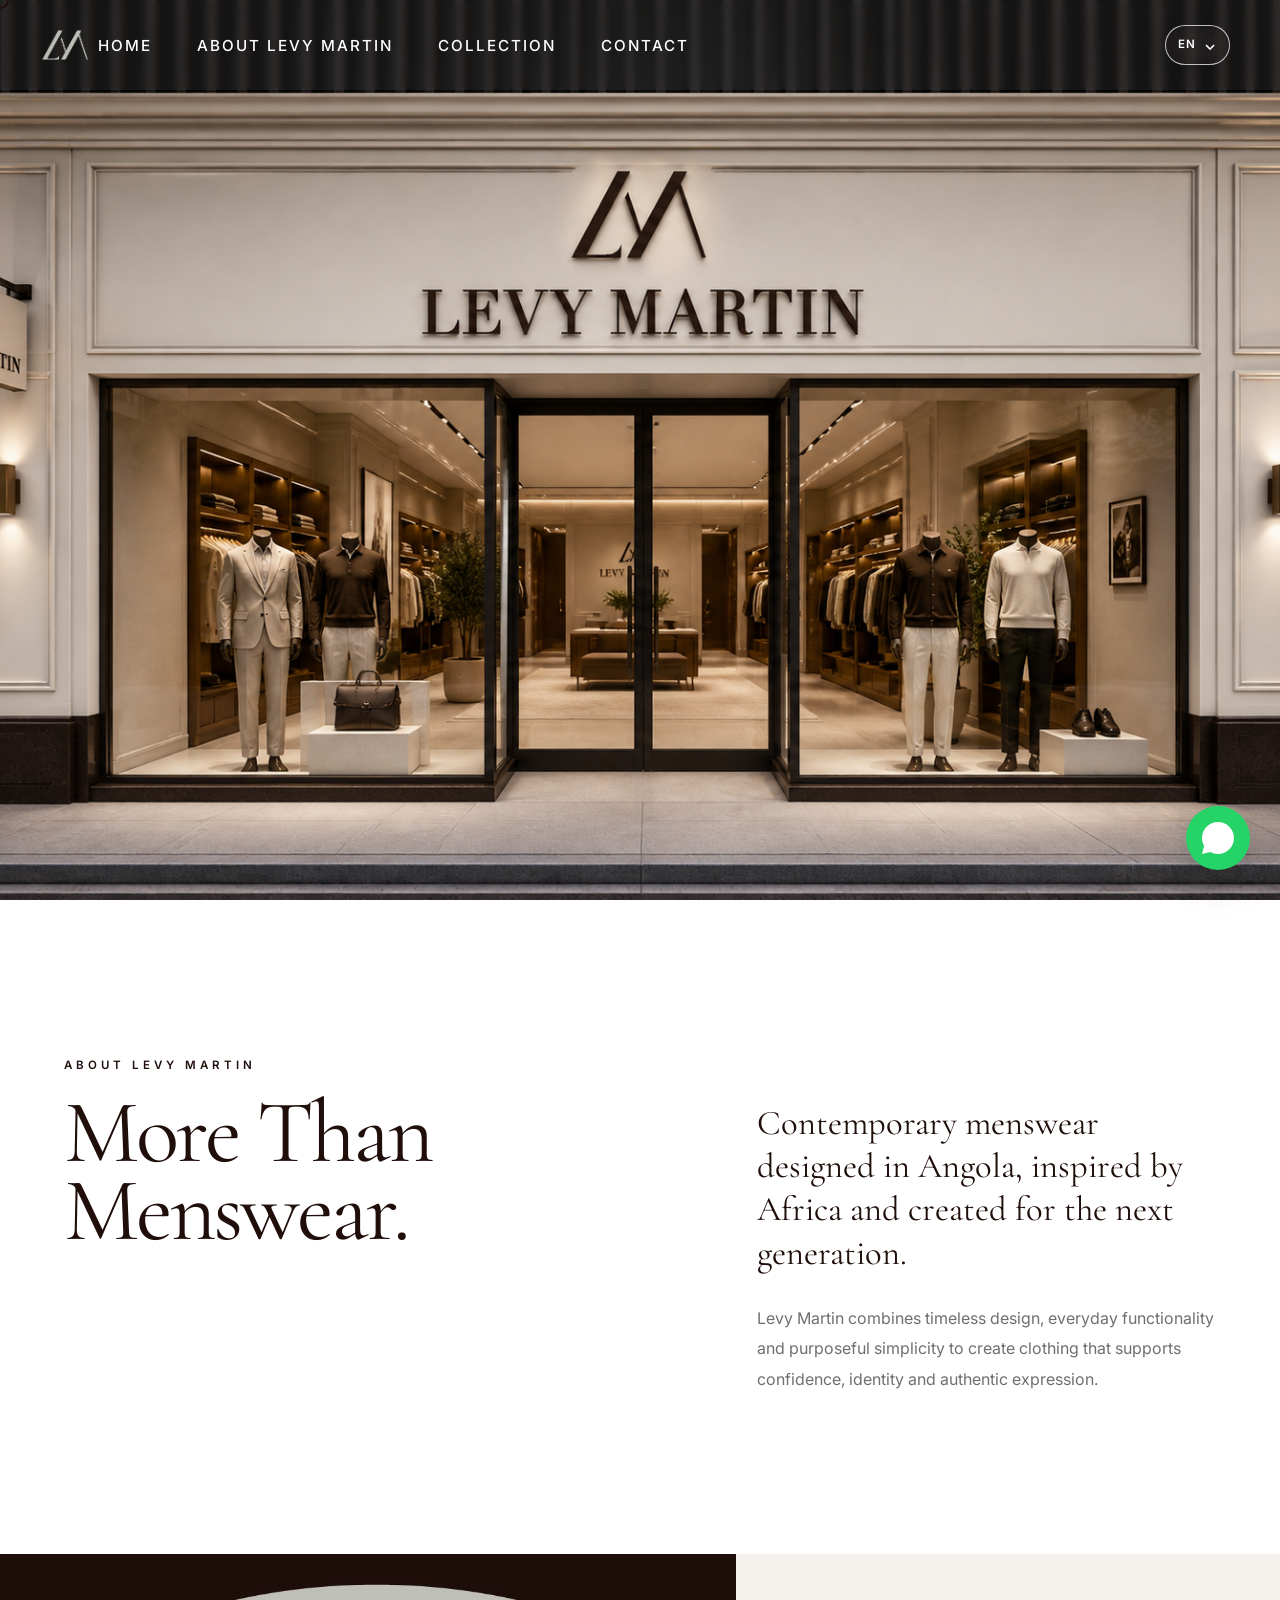
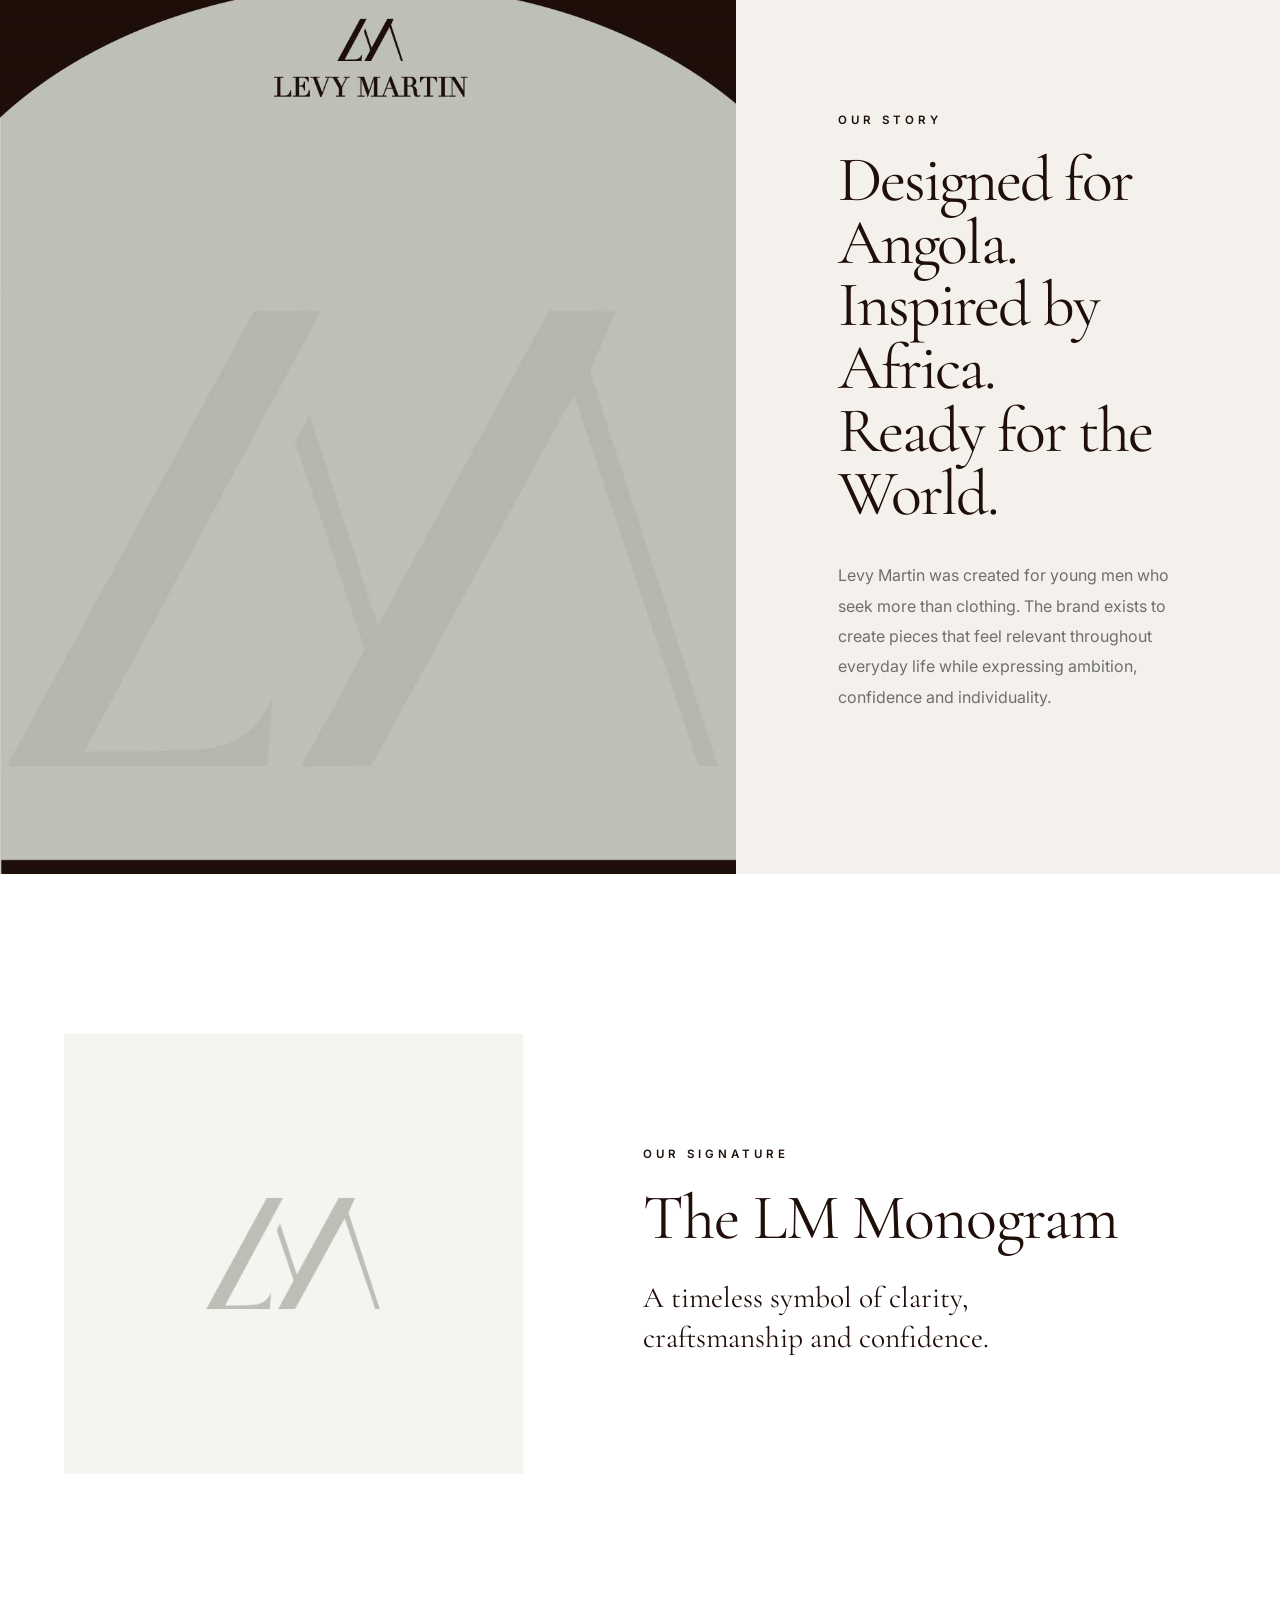
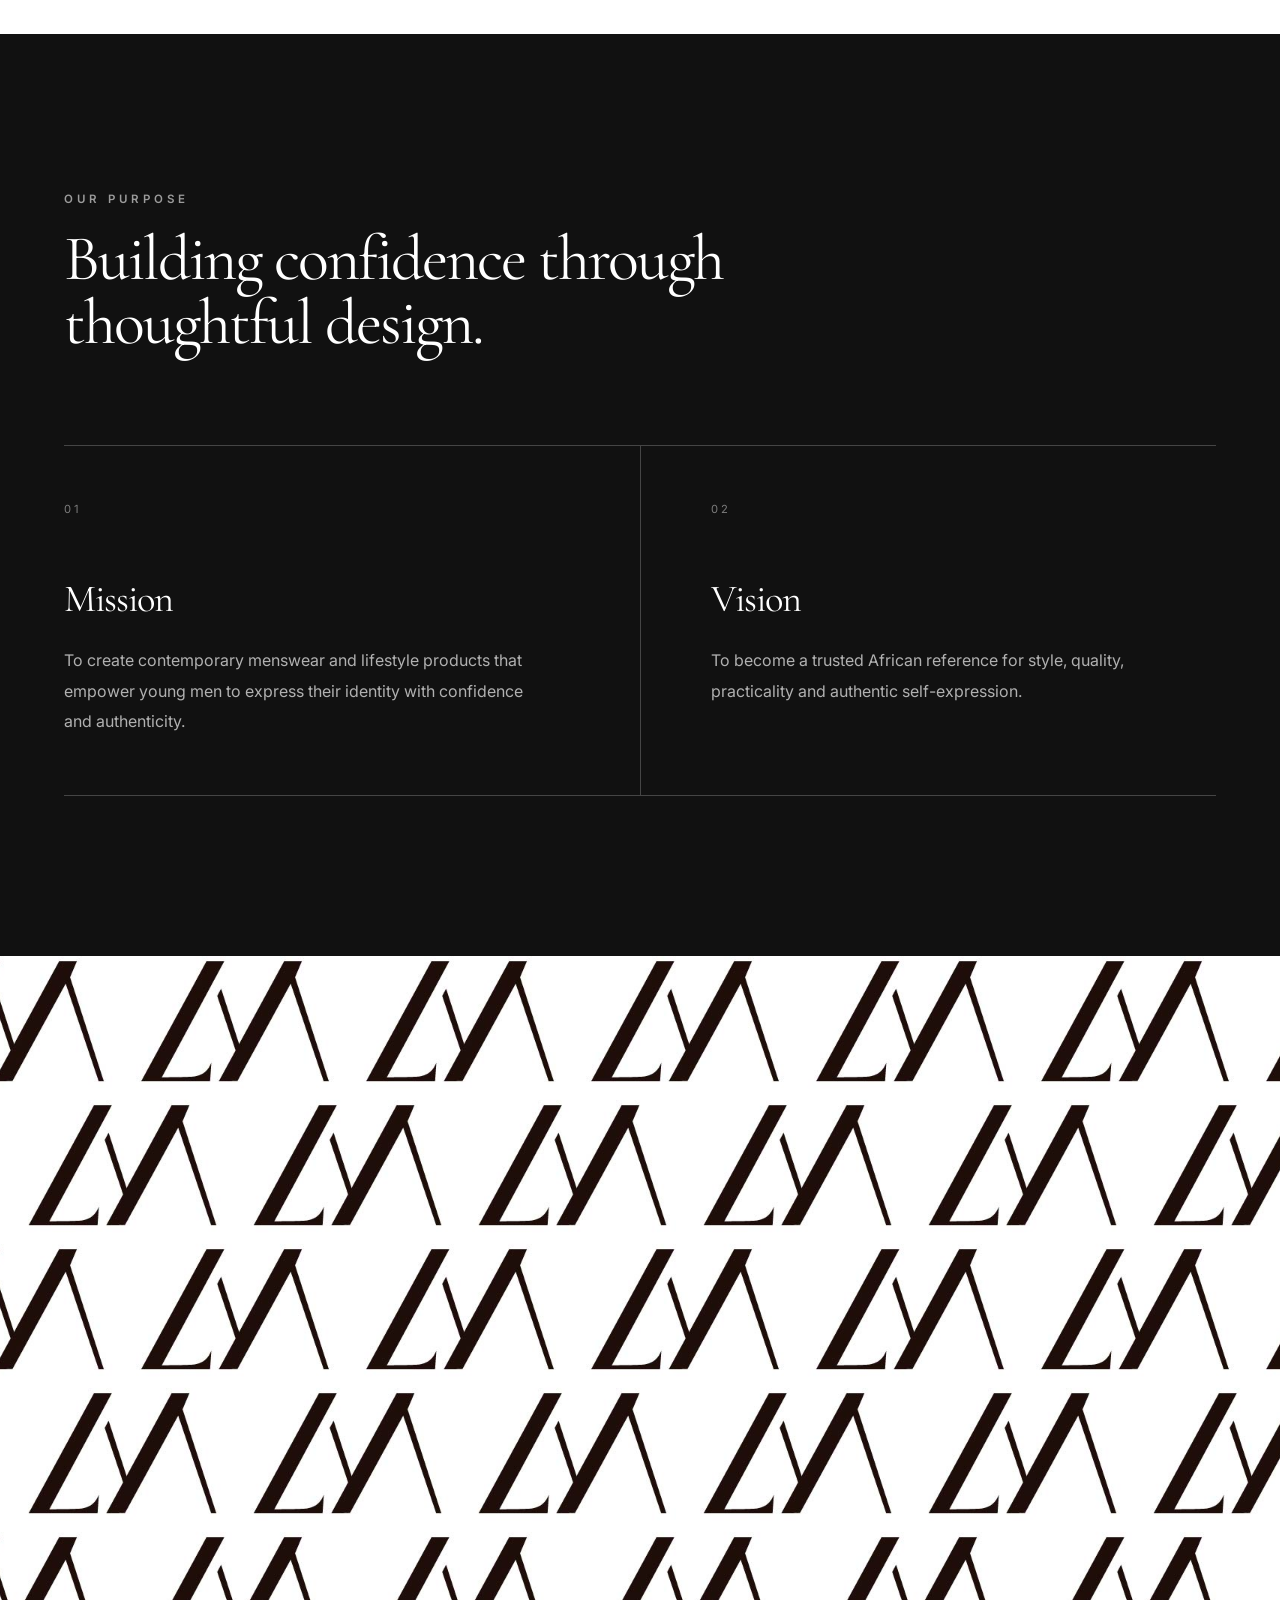
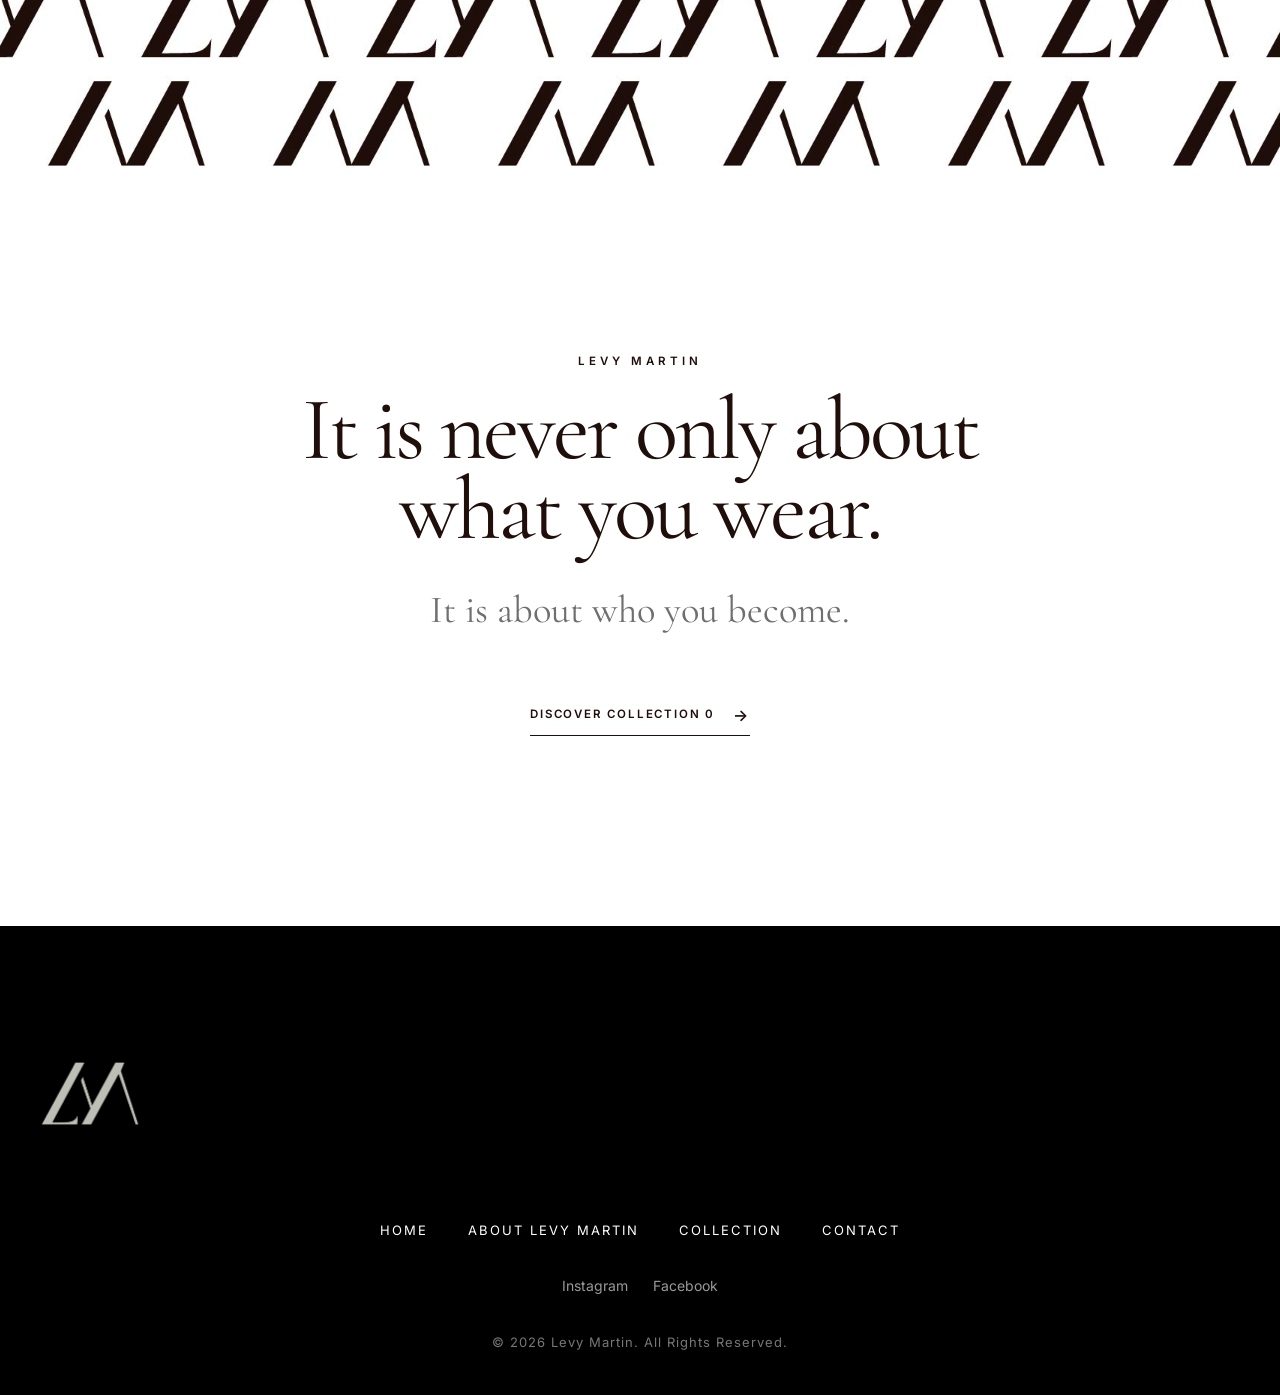
<file: about.html>
<!DOCTYPE html>

<html lang="en">
<head>
<meta charset="utf-8"/>
<meta content="width=device-width, initial-scale=1.0" name="viewport"/>
<title>About | LEVY MARTIN</title>
<meta content="Learn about Levy Martin, a contemporary menswear and lifestyle brand inspired by Africa and designed for the next generation." name="description"/>
<link href="assets/images/logo/favicon.png" rel="icon"/>
<!-- Google Fonts -->
<link href="https://fonts.googleapis.com" rel="preconnect"/>
<link crossorigin="" href="https://fonts.gstatic.com" rel="preconnect"/>
<link href="https://fonts.googleapis.com/css2?family=Cormorant+Garamond:wght@300;400;500;600;700&amp;family=Inter:wght@300;400;500;600;700&amp;display=swap" rel="stylesheet"/>
<!-- CSS -->
<link href="css/reset.css" rel="stylesheet"/>
<link href="css/variables.css" rel="stylesheet"/>
<link href="css/global.css" rel="stylesheet"/>
<link href="css/navigation.css" rel="stylesheet"/>
<link href="css/footer.css" rel="stylesheet"/>
<link href="css/about.css" rel="stylesheet"/>
<link href="css/animations.css" rel="stylesheet"/>
<link href="css/responsive.css" rel="stylesheet"/><link href="css/language-switcher.css" rel="stylesheet"/>
</head>
<body>
<!-- HEADER -->
<header>
<nav class="navbar">
<a class="logo" href="index.html">
<img alt="Levy Martin" src="assets/images/logo/logo-dark.png"/>
</a>
<ul class="nav-links">
<li><a href="index.html">Home</a></li>
<li><a href="about.html">About Levy Martin</a></li>
<li><a href="collections.html">Collection</a></li>
<li><a href="contact.html">Contact</a></li>
</ul>
<div aria-label="Choose language" class="language-switcher">
<button aria-expanded="false" aria-haspopup="listbox" class="language-current" type="button"><span class="language-code">EN</span><span class="language-arrow">⌄</span></button>
<div class="language-options" role="listbox">
<button data-language="en" role="option" type="button">English</button>
<button data-language="fr" role="option" type="button">Français</button>
<button data-language="pt" role="option" type="button">Português</button>
</div>
</div><button class="menu-btn">
<span></span>
<span></span>
</button>
</nav>
<div class="mobile-menu">
<a href="index.html">Home</a>
<a href="about.html">About Levy Martin</a>
<a href="collections.html">Collection</a>
<a href="contact.html">Contact</a>
</div>
</header>
<!-- Loader -->
<div class="loader">
<img alt="Levy Martin" src="assets/images/logo/logo-dark.png"/>
</div>
<div class="cursor"></div>
<!-- Page Hero -->
<!-- =========================================
         IMAGE-ONLY HERO
    ========================================= -->
<section class="about-image-hero">
<img alt="Levy Martin contemporary menswear" src="assets/images/about/about-hero.png"/>
</section>
<!-- =========================================
         ABOUT INTRODUCTION
    ========================================= -->
<section class="about-intro" id="about-story">
<div class="about-intro-grid">
<div class="about-intro-heading">
<p class="about-label">
                    About Levy Martin
                </p>
<h1>
                    More Than<br/>
                    Menswear.
                </h1>
</div>
<div class="about-intro-copy">
<p class="about-lead">
                    Contemporary menswear designed in Angola,
                    inspired by Africa and created for the next generation.
                </p>
<p>
                    Levy Martin combines timeless design,
                    everyday functionality and purposeful simplicity
                    to create clothing that supports confidence,
                    identity and authentic expression.
                </p>
</div>
</div>
</section>
<!-- =========================================
         BRAND STORY
    ========================================= -->
<section class="minimal-story">
<div class="minimal-story-image">
<img alt="The Levy Martin story" src="assets/images/about/MOLDURA FEED E STORYS-34.jpg"/>
</div>
<div class="minimal-story-content">
<p class="about-label">
                Our Story
            </p>
<h2>
                Designed for Angola.<br/>
                Inspired by Africa.<br/>
                Ready for the World.
            </h2>
<p>
                Levy Martin was created for young men who seek more
                than clothing. The brand exists to create pieces that
                feel relevant throughout everyday life while expressing
                ambition, confidence and individuality.
            </p>
</div>
</section>
<!-- =========================================
         MONOGRAM
    ========================================= -->
<section class="minimal-monogram">
<div class="monogram-mark">
<img alt="Levy Martin LM monogram" src="assets/images/logo/logo-dark.png"/>
</div>
<div class="monogram-content">
<p class="about-label">
                Our Signature
            </p>
<h2>
                The LM Monogram
            </h2>
<p>
                A timeless symbol of clarity,
                craftsmanship and confidence.
            </p>
</div>
</section>
<!-- =========================================
         MISSION AND VISION
    ========================================= -->
<section class="minimal-purpose">
<div class="purpose-heading">
<p class="about-label">
                Our Purpose
            </p>
<h2>
                Building confidence through thoughtful design.
            </h2>
</div>
<div class="purpose-grid">
<article class="purpose-item">
<span>01</span>
<h3>
                    Mission
                </h3>
<p>
                    To create contemporary menswear and lifestyle products
                    that empower young men to express their identity
                    with confidence and authenticity.
                </p>
</article>
<article class="purpose-item">
<span>02</span>
<h3>
                    Vision
                </h3>
<p>
                    To become a trusted African reference for style,
                    quality, practicality and authentic self-expression.
                </p>
</article>
</div>
</section>
<!-- =========================================
         EDITORIAL IMAGE
    ========================================= -->
<section class="about-editorial-image">
<img alt="Levy Martin editorial" src="assets/images/hero/pattern.jpg"/>
</section>
<!-- =========================================
         FINAL STATEMENT
    ========================================= -->
<section class="about-closing">
<div class="about-closing-inner">
<p class="about-label">
                Levy Martin
            </p>
<h2>
                It is never only about<br/>
                what you wear.
            </h2>
<p class="closing-line">
                It is about who you become.
            </p>
<a class="about-text-link" href="collections.html">

                Discover Collection 0

                <span aria-hidden="true">
                    →
                </span>
</a>
</div>
</section>
<!-- FOOTER -->
<footer class="footer">
<div class="footer-logo">
<img alt="Levy Martin" src="assets/images/logo/logo-dark.png"/>
</div>
<div class="footer-links">
<a href="index.html">Home</a>
<a href="about.html">About Levy Martin</a>
<a href="collections.html">Collection</a>
<a href="contact.html">Contact</a>
</div>
<div class="footer-social">
<a href="#">Instagram</a>
<a href="#">Facebook</a>
</div>
<p class="copyright">
            © 2026 Levy Martin. All Rights Reserved.
        </p>
</footer>
<button class="back-to-top">

        ↑

    </button>
<script src="js/language.js"></script><script src="js/navigation.js"></script>
<script src="js/animations.js"></script>
<script src="js/cursor.js"></script>
<script src="js/app.js"></script>
<a aria-label="Chat on WhatsApp" class="whatsapp-float" data-i18n-aria="whatsappAria" href="https://wa.me/244923311962" target="_blank">
<svg fill="currentColor" height="30" viewbox="0 0 16 16" width="30" xmlns="http://www.w3.org/2000/svg">
<path d="M13.601 2.326A7.854 7.854 0 0 0 8.001 0C3.589 0 0 3.588 0 8c0 1.41.368 2.788 1.067 4.003L0 16l4.103-1.056A7.944 7.944 0 0 0 8 16c4.411 0 8-3.589 8-8a7.95 7.95 0 0 0-2.399-5.674z"></path>
</svg>
</a>
</body>
</html>
</file>
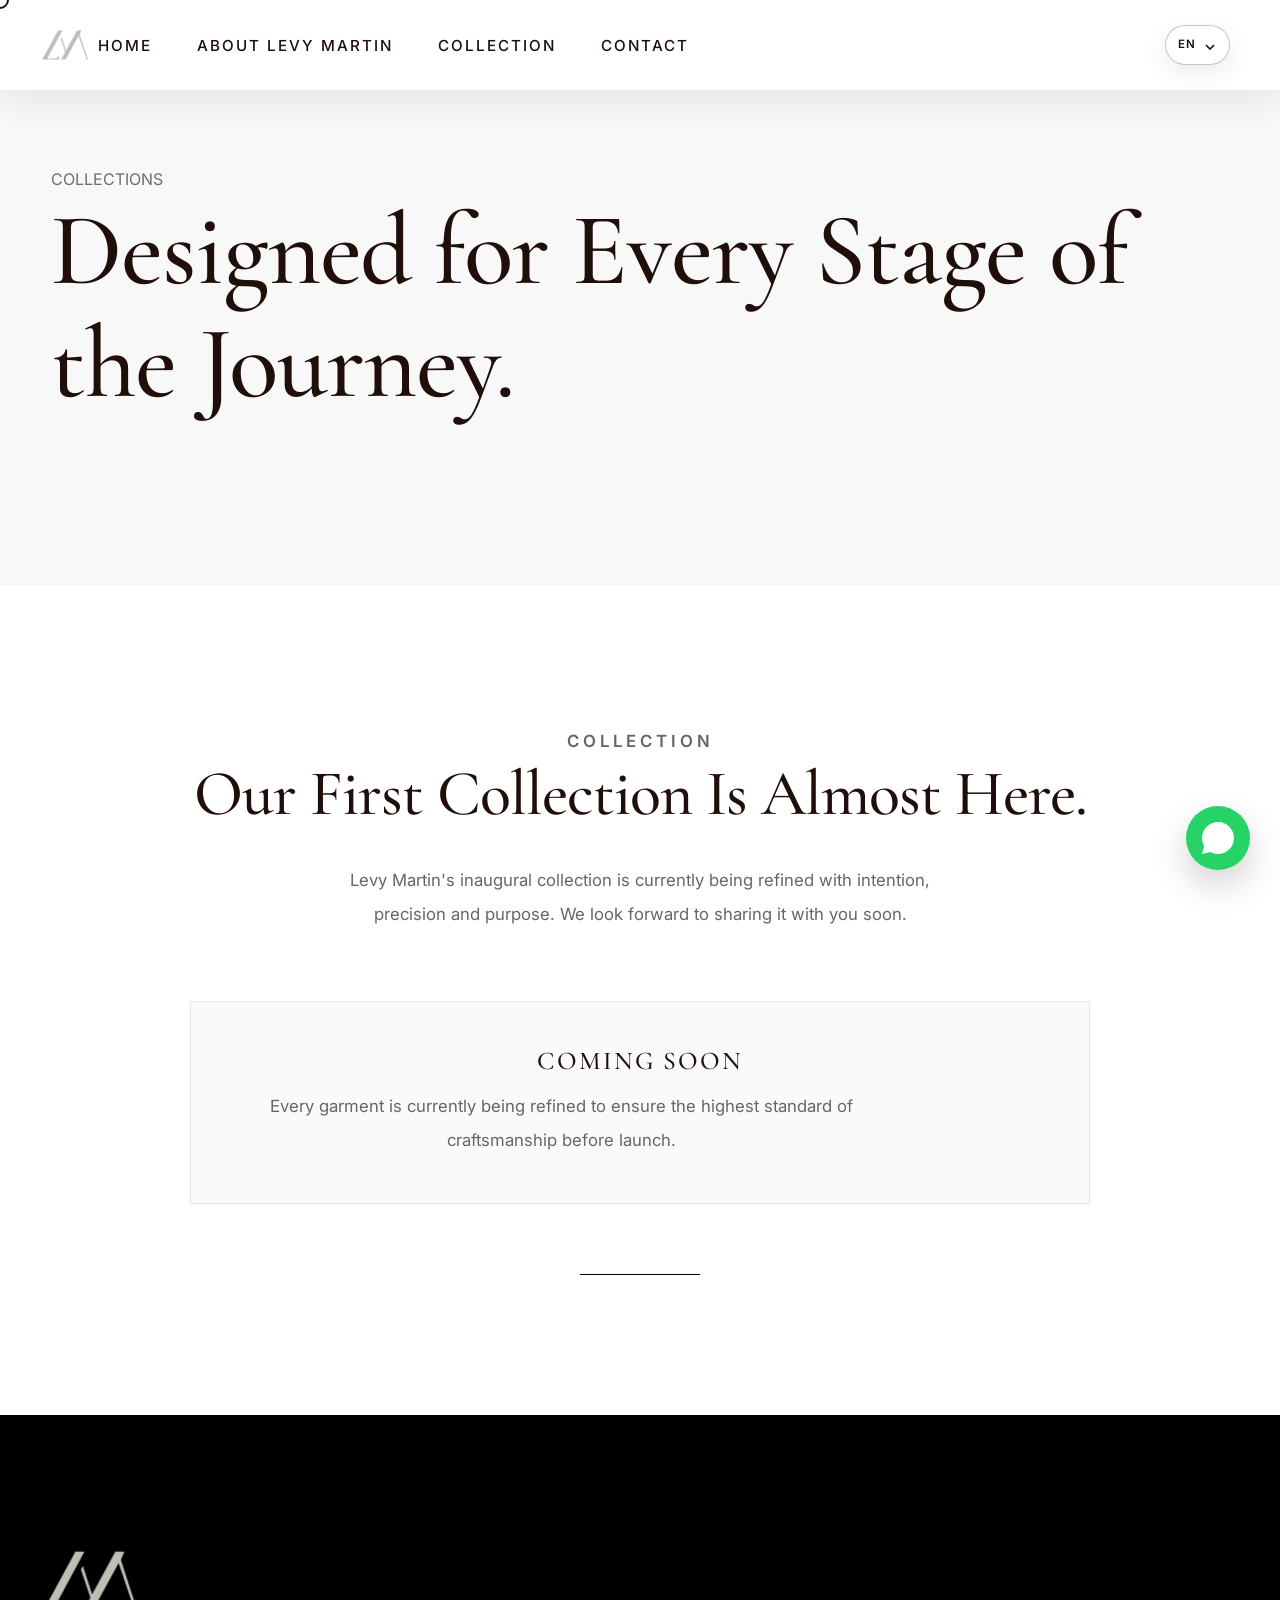
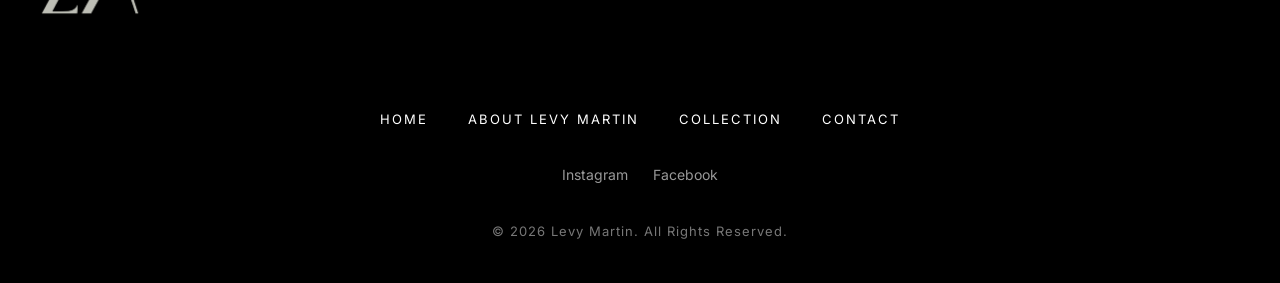
<file: collections.html>
<!DOCTYPE html>

<html lang="en">
<head>
<meta charset="utf-8"/>
<meta content="width=device-width, initial-scale=1.0" name="viewport"/>
<title>Collections | LEVY MARTIN</title>
<meta content="Explore the latest Levy Martin collections. Contemporary menswear designed for confidence and expression." name="description"/>
<!-- Google Fonts -->
<link href="https://fonts.googleapis.com" rel="preconnect"/>
<link crossorigin="" href="https://fonts.gstatic.com" rel="preconnect"/>
<link href="https://fonts.googleapis.com/css2?family=Cormorant+Garamond:wght@300;400;500;600;700&amp;family=Inter:wght@300;400;500;600;700&amp;display=swap" rel="stylesheet"/>
<!-- CSS -->
<link href="css/reset.css" rel="stylesheet"/>
<link href="css/variables.css" rel="stylesheet"/>
<link href="css/global.css" rel="stylesheet"/>
<link href="css/components.css" rel="stylesheet"/>
<link href="css/navigation.css" rel="stylesheet"/>
<link href="css/footer.css" rel="stylesheet"/>
<link href="css/collections.css" rel="stylesheet"/>
<link href="css/animations.css" rel="stylesheet"/>
<link href="css/responsive.css" rel="stylesheet"/><link href="css/language-switcher.css" rel="stylesheet"/>
</head>
<body>
<div class="loader">
<img alt="Levy Martin" src="assets/images/logo/logo-dark.png"/>
</div>
<div class="cursor"></div>
<!-- Copy Header -->
<!-- HEADER -->
<header class="solid-header">
<nav class="navbar">
<a class="logo" href="index.html">
<img alt="Levy Martin" src="assets/images/logo/logo-dark.png"/>
</a>
<ul class="nav-links">
<li><a href="index.html">Home</a></li>
<li><a href="about.html">About Levy Martin</a></li>
<li><a href="collections.html">Collection</a></li>
<li><a href="contact.html">Contact</a></li>
</ul>
<div aria-label="Choose language" class="language-switcher">
<button aria-expanded="false" aria-haspopup="listbox" class="language-current" type="button"><span class="language-code">EN</span><span class="language-arrow">⌄</span></button>
<div class="language-options" role="listbox">
<button data-language="en" role="option" type="button">English</button>
<button data-language="fr" role="option" type="button">Français</button>
<button data-language="pt" role="option" type="button">Português</button>
</div>
</div><button class="menu-btn">
<span></span>
<span></span>
</button>
</nav>
<div class="mobile-menu">
<a href="index.html">Home</a>
<a href="about.html">About Levy Martin</a>
<a href="collections.html">Collection</a>
<a href="contact.html">Contact</a>
</div>
</header>
<!-- HERO -->
<section class="page-hero">
<div class="overlay">
<div class="container">
<p>COLLECTIONS</p>
<h1>

                Designed for Every
                Stage of the Journey.

            </h1>
</div>
</div>
</section>
<section class="coming-soon">
<div class="container-mini">
<p class="section-title">
            COLLECTION
        </p>
<h2>
            Our First Collection
            Is Almost Here.
        </h2>
<p>

            Levy Martin's inaugural collection is currently
            being refined with intention, precision and purpose.

            We look forward to sharing it with you soon.

        </p>
<div class="collection-note">
<h3>Coming Soon</h3>
<p>

        Every garment is currently being refined to ensure
        the highest standard of craftsmanship before launch.

    </p>
</div>
</div>
</section>
<!-- FOOTER -->
<footer class="footer">
<div class="footer-logo">
<img alt="Levy Martin" src="assets/images/logo/logo-dark.png"/>
</div>
<div class="footer-links">
<a href="index.html">Home</a>
<a href="about.html">About Levy Martin</a>
<a href="collections.html">Collection</a>
<a href="contact.html">Contact</a>
</div>
<div class="footer-social">
<a href="#">Instagram</a>
<a href="#">Facebook</a>
</div>
<p class="copyright">
            © 2026 Levy Martin. All Rights Reserved.
        </p>
</footer>
<button class="back-to-top">

↑

</button>
<script src="js/language.js"></script><script src="js/navigation.js"></script>
<script src="js/app.js"></script>
<script src="js/animations.js"></script>
<script src="js/cursor.js"></script>
<a aria-label="Chat on WhatsApp" class="whatsapp-float" data-i18n-aria="whatsappAria" href="https://wa.me/244923311962" target="_blank">
<svg fill="currentColor" height="30" viewbox="0 0 16 16" width="30" xmlns="http://www.w3.org/2000/svg">
<path d="M13.601 2.326A7.854 7.854 0 0 0 8.001 0C3.589 0 0 3.588 0 8c0 1.41.368 2.788 1.067 4.003L0 16l4.103-1.056A7.944 7.944 0 0 0 8 16c4.411 0 8-3.589 8-8a7.95 7.95 0 0 0-2.399-5.674z"></path>
</svg>
</a>
</body>
</html>
</file>
<file: css/variables.css>
/* ========================================
   LEVY MARTIN
   VARIABLES
======================================== */

:root{

    /* =====================================
       COLORS
    ===================================== */

    --color-primary: #1F0E0A;
    --color-secondary: #BEC0B7;
    --color-white: #FFFFFF;

    --color-black: #111111;

    --color-text: #2B2B2B;
    --color-text-light: #6F6F6F;

    --color-border: #E5E5E5;

    --color-success: #2E7D32;
    --color-danger: #C62828;


    /* =====================================
       TYPOGRAPHY
    ===================================== */

    --font-heading: "Cormorant Garamond", serif;
    --font-body: "Inter", sans-serif;


    /* =====================================
       FONT SIZES
    ===================================== */

    --fs-xs: 0.75rem;
    --fs-sm: 0.875rem;
    --fs-md: 1rem;
    --fs-lg: 1.125rem;
    --fs-xl: 1.5rem;
    --fs-2xl: 2rem;
    --fs-3xl: 3rem;
    --fs-4xl: 4rem;
    --fs-5xl: 5rem;
    --fs-6xl: 7rem;


    /* =====================================
       FONT WEIGHTS
    ===================================== */

    --fw-light:300;
    --fw-normal:400;
    --fw-medium:500;
    --fw-semibold:600;
    --fw-bold:700;


    /* =====================================
       LINE HEIGHT
    ===================================== */

    --line-tight:1.1;
    --line-normal:1.5;
    --line-relaxed:1.8;


    /* =====================================
       LETTER SPACING
    ===================================== */

    --letter-tight:-1px;
    --letter-normal:0;
    --letter-wide:2px;
    --letter-extra:5px;


    /* =====================================
       SPACING
    ===================================== */

    --space-1:0.25rem;
    --space-2:0.5rem;
    --space-3:0.75rem;
    --space-4:1rem;
    --space-5:1.5rem;
    --space-6:2rem;
    --space-7:3rem;
    --space-8:4rem;
    --space-9:6rem;
    --space-10:8rem;
    --space-11:10rem;


    /* =====================================
       CONTAINER
    ===================================== */

    --container-width:1400px;
    --container-small:1200px;
    --container-mini:900px;


    /* =====================================
       BORDER RADIUS
    ===================================== */

    --radius-sm:4px;
    --radius-md:8px;
    --radius-lg:16px;
    --radius-xl:30px;
    --radius-circle:50%;


    /* =====================================
       SHADOWS
    ===================================== */

    --shadow-sm:0 2px 10px rgba(0,0,0,.05);

    --shadow-md:0 10px 30px rgba(0,0,0,.08);

    --shadow-lg:0 20px 60px rgba(0,0,0,.15);


    /* =====================================
       TRANSITIONS
    ===================================== */

    --transition-fast:.25s ease;

    --transition-normal:.4s ease;

    --transition-slow:.8s ease;


    /* =====================================
       HEADER
    ===================================== */

    --header-height:90px;


    /* =====================================
       Z INDEX
    ===================================== */

    --z-loader:99999;
    --z-menu:9999;
    --z-header:1000;
    --z-dropdown:100;
    --z-overlay:90;


    /* =====================================
       BUTTONS
    ===================================== */

    --button-height:58px;
    --button-padding:0 40px;


}
</file>
<file: css/global.css>
/* ========================================
   GLOBAL STYLES
   Levy Martin
======================================== */

/* ========== BODY ========== */

body{
    font-family:var(--font-body);
    font-size:var(--fs-md);
    font-weight:var(--fw-normal);
    line-height:var(--line-normal);
    color:var(--color-text);
    background:var(--color-white);
    overflow-x:hidden;
}

/* ========== CONTAINER ========== */

.container{
    width:min(92%, var(--container-width));
    margin:auto;
}

.container-small{
    width:min(90%, var(--container-small));
    margin:auto;
}

.container-mini{
    width:min(90%, var(--container-mini));
    margin:auto;
}

/* ========== SECTIONS ========== */

section{
    padding:120px 0;
}

/* ========== HEADINGS ========== */

h1,
h2,
h3,
h4,
h5,
h6{

    font-family:var(--font-heading);

    color:var(--color-primary);

    line-height:1.1;

    letter-spacing:-1px;

    font-weight:500;

}

h1{
    font-size:clamp(3.5rem,8vw,7rem);
}

h2{
    font-size:clamp(2.5rem,5vw,4.5rem);
}

h3{
    font-size:clamp(1.4rem,2vw,2rem);
}

h4{
    font-size:1.4rem;
}

/* ========== PARAGRAPH ========== */

p{

    color:var(--color-text-light);

    font-size:1rem;

    line-height:1.8;

}

/* ========== SECTION TITLE ========== */

.section-title{

    display:inline-block;

    margin-bottom:18px;

    font-size:.8rem;

    letter-spacing:4px;

    color:var(--color-primary);

    text-transform:uppercase;

    font-weight:600;

}

/* ========== SECTION HEADING ========== */

.section-heading{

    text-align:center;

    margin-bottom:70px;

}

.section-heading h2{

    margin-top:10px;

}

/* ========== BUTTONS ========== */

.btn{

    display:inline-flex;

    align-items:center;

    justify-content:center;

    padding:18px 42px;

    background:var(--color-primary);

    color:var(--color-white);

    font-weight:600;

    letter-spacing:1px;

    text-transform:uppercase;

    transition:var(--transition-normal);

    border:1px solid var(--color-primary);

}

.btn:hover{

    background:transparent;

    color:var(--color-primary);

}

/* White Button */

.btn-light{

    background:var(--color-white);

    color:var(--color-primary);

    border:1px solid var(--color-white);

}

.btn-light:hover{

    background:transparent;

    color:var(--color-white);

}

/* Outline */

.btn-outline{

    background:transparent;

    border:1px solid var(--color-primary);

    color:var(--color-primary);

}

.btn-outline:hover{

    background:var(--color-primary);

    color:white;

}

/* ========== IMAGES ========== */

img{

    width:100%;

    object-fit:cover;

}

/* ========== LINKS ========== */

a{

    transition:var(--transition-fast);

}

/* ========== FORMS ========== */

input,
textarea{

    width:100%;

    padding:18px;

    border:1px solid var(--color-border);

    font-size:1rem;

    background:white;

}

input:focus,
textarea:focus{

    border-color:var(--color-primary);

}

/* ========== SPACING HELPERS ========== */

.mt-1{margin-top:1rem;}
.mt-2{margin-top:2rem;}
.mt-3{margin-top:3rem;}
.mt-4{margin-top:4rem;}

.mb-1{margin-bottom:1rem;}
.mb-2{margin-bottom:2rem;}
.mb-3{margin-bottom:3rem;}
.mb-4{margin-bottom:4rem;}

/* ========== GRID ========== */

.grid-2{

    display:grid;

    grid-template-columns:repeat(2,1fr);

    gap:60px;

}

.grid-3{

    display:grid;

    grid-template-columns:repeat(3,1fr);

    gap:40px;

}

.grid-4{

    display:grid;

    grid-template-columns:repeat(4,1fr);

    gap:30px;

}

/* ========== CARDS ========== */

.card{

    background:white;

    overflow:hidden;

}

/* ========== SCROLLBAR ========== */

::-webkit-scrollbar{

    width:8px;

}

::-webkit-scrollbar-track{

    background:#f5f5f5;

}

::-webkit-scrollbar-thumb{

    background:var(--color-primary);

}

::-webkit-scrollbar-thumb:hover{

    background:#000;

}

/* ========== SELECTION ========== */

::selection{

    background:var(--color-primary);

    color:white;

}

/* ========== UTILITIES ========== */

.text-center{

    text-align:center;

}

.text-left{

    text-align:left;

}

.text-right{

    text-align:right;

}

.hidden{

    display:none;

}

/* ========== LOADER ========== */

.loader{

    position:fixed;

    inset:0;

    background:white;

    display:flex;

    justify-content:center;

    align-items:center;

    z-index:var(--z-loader);

}

.loader img{

    width:120px;

}

/* ========== CUSTOM CURSOR ========== */

.cursor{

    width:20px;

    height:20px;

    border:1px solid var(--color-primary);

    border-radius:50%;

    position:fixed;

    pointer-events:none;

    transform:translate(-50%,-50%);

    z-index:99999;

}


/*=========================================
BACK TO TOP
=========================================*/

.back-to-top{

    position:fixed;

    right:35px;

    bottom:35px;

    width:55px;

    height:55px;

    border:none;

    border-radius:50%;

    background:var(--color-primary);

    color:white;

    font-size:1.2rem;

    cursor:pointer;

    opacity:0;

    visibility:hidden;

    transition:.35s;

    z-index:999;

}

.back-to-top.show{

    opacity:1;

    visibility:visible;

}

.back-to-top:hover{

    transform:translateY(-5px);

}

/*=========================================
NOTIFICATION
=========================================*/

.notification{

    position:fixed;

    top:30px;

    right:30px;

    background:var(--color-primary);

    color:white;

    padding:18px 30px;

    border-radius:8px;

    transform:translateX(120%);

    transition:.35s;

    z-index:99999;

    box-shadow:0 20px 50px rgba(0,0,0,.15);

}

.notification.show{

    transform:translateX(0);

}

.wishlist-link{

    position:relative;

}

.wishlist-count{

    position:absolute;

    top:-10px;

    right:-12px;

    width:18px;

    height:18px;

    border-radius:50%;

    background:var(--color-primary);

    color:white;

    display:flex;

    justify-content:center;

    align-items:center;

    font-size:.65rem;

}

.whatsapp-float{

position:fixed;

right:30px;

bottom:30px;

width:64px;

height:64px;

border-radius:50%;

background:#25D366;

color:white;

display:flex;

justify-content:center;

align-items:center;

box-shadow:0 15px 35px rgba(0,0,0,.18);

z-index:9999;

transition:.35s;

}

.whatsapp-float:hover{

transform:translateY(-5px) scale(1.06);

}

.whatsapp-float svg{

width:32px;

height:32px;

}

@media(max-width:768px){

.whatsapp-float{

width:58px;

height:58px;

right:18px;

bottom:18px;

}

}
</file>
<file: css/navigation.css>
/* ========================================
   NAVIGATION
   Levy Martin
======================================== */

/* Header */

header{
    position: fixed;
    top: 0;
    left: 0;
    width: 100%;
    z-index: var(--z-header);

    background: rgba(255,255,255,.08);
    backdrop-filter: blur(3px);
    -webkit-backdrop-filter: blur(3px);

    transition: .4s ease;
}

/* Header when scrolling */

header.scrolled{
    background:rgba(255,255,255,.96);
    backdrop-filter:blur(18px);
    box-shadow:0 10px 35px rgba(0,0,0,.08);
}

/* Navbar */

.navbar{
    width:min(95%, var(--container-width));
    margin:auto;
    height:var(--header-height);

    display:flex;
    align-items:center;
    justify-content:space-between;
}

/* Logo */

.logo img{
    max-height:82px;
    width:auto;
    transition:var(--transition-fast);
}

.logo:hover img{
    transform:scale(1.05);
}

/* Navigation */

.nav-links{
    display:flex;
    align-items:center;
    gap:45px;
}

.nav-links a{
    position:relative;
    font-size:.95rem;
    font-weight:500;
    color:#fff;
    text-transform:uppercase;
    letter-spacing:2px;
}

/* Animated underline */

.nav-links a::after{

    content:"";

    position:absolute;

    left:0;

    bottom:-8px;

    width:0;

    height:1px;

    background:#fff;

    transition:.35s;

}

.nav-links a:hover::after{

    width:100%;

}

/* Right Side */

.nav-icons{
    display:flex;
    align-items:center;
    gap:25px;
}

.nav-icons a{

    font-size:.85rem;

    text-transform:uppercase;

    letter-spacing:2px;

    color:#fff;

    position:relative;

}

.nav-icons a::after{

    content:"";

    position:absolute;

    bottom:-6px;

    left:0;

    width:0;

    height:1px;

    background:var(--color-primary);

    transition:.3s;

}

.nav-icons a:hover::after{

    width:100%;

}

/* Mobile Button */

.menu-btn{

    display:none;

    width:45px;

    height:45px;

    justify-content:center;

    align-items:center;

    flex-direction:column;

    gap:6px;

}

.menu-btn span{

    width:28px;

    height:2px;

    background:var(--color-primary);

    transition:.4s;

}

/* Animated Burger */

.menu-btn.active span:nth-child(1){

    transform:rotate(45deg) translateY(6px);

}

.menu-btn.active span:nth-child(2){

    transform:rotate(-45deg) translateY(-6px);

}

/* Mobile Menu */

.mobile-menu{

    position:fixed;
    inset:0;

    display:flex;
    flex-direction:column;
    justify-content:center;
    align-items:center;

    gap:22px;

    background:rgba(255,255,255,.98);
    backdrop-filter:blur(20px);

    opacity:0;
    visibility:hidden;
    pointer-events:none;

    transform:translateY(-20px);

    transition:.35s;

    top:var(--header-height);
    left:0;
    right:0;
    bottom:0;

    background:#fff;
    z-index: 9999;

}

.mobile-menu.active{

    opacity:1;
    visibility:visible;
    pointer-events:auto;

    transform:translateY(0);

}

.mobile-menu a{

    font-size:2rem;

    font-family:var(--font-heading);

    color:var(--color-primary);

}

/* Hover Effect */

.mobile-menu a:hover{

    opacity:.6;

}

/* Search / Cart Count */

.badge{

    width:18px;

    height:18px;

    border-radius:50%;

    background:var(--color-primary);

    color:white;

    font-size:.65rem;

    display:flex;

    justify-content:center;

    align-items:center;

    position:absolute;

    top:-10px;

    right:-10px;

}

/* Transparent Hero */

.hero + *{

    margin-top:0;

}

.cart-link{

    position:relative;

}

.cart-count{

    position:absolute;

    top:-10px;

    right:-14px;

    width:20px;

    height:20px;

    border-radius:50%;

    background:var(--color-primary);

    color:white;

    display:flex;

    justify-content:center;

    align-items:center;

    font-size:.65rem;

    font-weight:600;

}

header.scrolled .nav-links a,
header.scrolled .nav-icons a{
    color:var(--color-primary);
}

header.scrolled .nav-links a::after,
header.scrolled .nav-icons a::after{
    background:var(--color-primary);
}

.solid-header{

    background:rgba(255,255,255,.96);

    backdrop-filter:blur(18px);

    box-shadow:0 10px 35px rgba(0,0,0,.08);

}

.solid-header .nav-links a{

    color:var(--color-primary);

}

.solid-header .nav-links a::after{

    background:var(--color-primary);

}
</file>
<file: css/footer.css>
.footer{

    background:#000;

    color:#fff;

    padding:80px 20px 40px;

    text-align:center;

}

.footer-logo img{

    width:140px;

    margin-bottom:40px;

}

.footer-links{

    display:flex;

    justify-content:center;

    gap:40px;

    flex-wrap:wrap;

    margin-bottom:35px;

}

.footer-links a{

    color:#fff;

    text-decoration:none;

    text-transform:uppercase;

    font-size:13px;

    letter-spacing:2px;

    transition:.3s;

}

.footer-links a:hover{

    opacity:.6;

}

.footer-social{

    display:flex;

    justify-content:center;

    gap:25px;

    margin-bottom:35px;

}

.footer-social a{

    color:#999;

    text-decoration:none;

    font-size:14px;

}

.footer-social a:hover{

    color:white;

}

.copyright{

    color:#777;

    font-size:13px;

    letter-spacing:1px;

}

@media(max-width:768px){

.footer-links{

    flex-direction:column;

    gap:15px;

}

.footer-social{

    flex-direction:column;

    gap:12px;

}

}
</file>
<file: css/about.css>
/* ==========================================
   LEVY MARTIN
   MINIMAL ABOUT PAGE
========================================== */


/* ==========================================
   IMAGE-ONLY HERO
========================================== */

.about-image-hero{
    position:relative;

    width:100%;
    height:100vh;
    min-height:680px;

    padding:0;
    overflow:hidden;

    background:#1f0e0a;
}

.about-image-hero img{
    width:100%;
    height:100%;

    display:block;

    object-fit:cover;
    object-position:center center;
}


/* ==========================================
   SHARED LABEL
========================================== */

.about-label{
    margin-bottom:22px;

    color:var(--color-primary);

    font-family:var(--font-body);
    font-size:.72rem;
    font-weight:600;
    line-height:1;

    letter-spacing:4px;
    text-transform:uppercase;
}


/* ==========================================
   ABOUT INTRODUCTION
========================================== */

.about-intro{
    padding:160px 0;

    background:#fff;
}

.about-intro-grid{
    width:min(90%,1250px);
    margin:auto;

    display:grid;
    grid-template-columns:1fr .8fr;

    gap:120px;
    align-items:start;
}

.about-intro-heading h1{
    max-width:650px;

    margin:0;

    color:var(--color-primary);

    font-size:clamp(4rem,7vw,7rem);
    font-weight:400;
    line-height:.88;

    letter-spacing:-3px;
}

.about-intro-copy{
    padding-top:42px;
}

.about-intro-copy p{
    max-width:510px;

    font-size:1rem;
    line-height:1.9;
}

.about-intro-copy .about-lead{
    margin-bottom:28px;

    color:var(--color-primary);

    font-family:var(--font-heading);
    font-size:clamp(1.7rem,2.7vw,2.6rem);
    line-height:1.25;
}


/* ==========================================
   BRAND STORY
========================================== */

.minimal-story{
    width:100%;

    display:grid;
    grid-template-columns:1.15fr .85fr;

    padding:0;

    background:#f4f1ed;
}

.minimal-story-image{
    min-height:820px;

    overflow:hidden;
}

.minimal-story-image img{
    width:100%;
    height:100%;

    display:block;

    object-fit:cover;
    object-position:center top;

    transition:transform 1.2s ease;
}

.minimal-story:hover .minimal-story-image img{
    transform:scale(1.025);
}

.minimal-story-content{
    padding:100px 8vw;

    display:flex;
    flex-direction:column;
    justify-content:center;
    align-items:flex-start;
}

.minimal-story-content h2{
    max-width:600px;

    margin:0 0 35px;

    font-size:clamp(3rem,5vw,5.2rem);
    font-weight:400;
    line-height:.98;

    letter-spacing:-2px;
}

.minimal-story-content > p:last-child{
    max-width:500px;

    line-height:1.9;
}


/* ==========================================
   MONOGRAM
========================================== */

.minimal-monogram{
    width:min(90%,1200px);
    margin:auto;

    display:grid;
    grid-template-columns:.8fr 1fr;

    gap:120px;
    align-items:center;

    padding:160px 0;
}

.monogram-mark{
    min-height:440px;

    display:flex;
    align-items:center;
    justify-content:center;

    background:#f6f4f1;
}

.monogram-mark img{
    width:min(55%,280px);
    height:auto;

    object-fit:contain;
}

.monogram-content h2{
    margin:0 0 25px;

    font-size:clamp(3rem,5vw,5rem);
    font-weight:400;
}

.monogram-content > p:last-child{
    max-width:420px;

    color:var(--color-primary);

    font-family:var(--font-heading);
    font-size:clamp(1.5rem,2.3vw,2.2rem);
    line-height:1.35;
}


/* ==========================================
   MISSION AND VISION
========================================== */

.minimal-purpose{
    padding:160px 0;

    background:#111;
}

.purpose-heading{
    width:min(90%,1200px);
    margin:0 auto 90px;
}

.purpose-heading .about-label{
    color:rgba(255,255,255,.58);
}

.purpose-heading h2{
    max-width:780px;

    color:#fff;

    font-size:clamp(3rem,5vw,5.2rem);
    font-weight:400;
    line-height:1;

    letter-spacing:-2px;
}

.purpose-grid{
    width:min(90%,1200px);
    margin:auto;

    display:grid;
    grid-template-columns:repeat(2,1fr);

    border-top:1px solid rgba(255,255,255,.22);
}

.purpose-item{
    min-height:350px;

    padding:55px 70px 20px 0;

    border-bottom:1px solid rgba(255,255,255,.22);
}

.purpose-item + .purpose-item{
    padding-left:70px;

    border-left:1px solid rgba(255,255,255,.22);
}

.purpose-item span{
    display:block;

    margin-bottom:60px;

    color:rgba(255,255,255,.45);

    font-size:.7rem;
    letter-spacing:3px;
}

.purpose-item h3{
    margin-bottom:25px;

    color:#fff;

    font-size:clamp(2rem,3vw,3rem);
    font-weight:400;
}

.purpose-item p{
    max-width:470px;

    color:rgba(255,255,255,.67);

    line-height:1.9;
}


/* ==========================================
   EDITORIAL IMAGE
========================================== */

.about-editorial-image{
    width:100%;

    padding:0;

    overflow:hidden;
}

.about-editorial-image img{
    width:100%;
    height:90vh;
    min-height:650px;

    display:block;

    object-fit:cover;
    object-position:center center;

    transition:transform 1.3s ease;
}

.about-editorial-image:hover img{
    transform:scale(1.02);
}


/* ==========================================
   CLOSING STATEMENT
========================================== */

.about-closing{
    padding:190px 24px;

    background:#fff;
}

.about-closing-inner{
    max-width:1100px;
    margin:auto;

    text-align:center;
}

.about-closing h2{
    margin:0 0 25px;

    font-size:clamp(3.6rem,7vw,7rem);
    font-weight:400;
    line-height:.9;

    letter-spacing:-3px;
}

.closing-line{
    margin-bottom:55px;

    color:var(--color-text-light);

    font-family:var(--font-heading);
    font-size:clamp(1.7rem,3vw,2.8rem);
}

.about-text-link{
    display:inline-flex;
    align-items:center;

    gap:18px;
    padding-bottom:8px;

    border-bottom:1px solid var(--color-primary);

    color:var(--color-primary);

    font-size:.72rem;
    font-weight:600;

    letter-spacing:1.8px;
    text-transform:uppercase;
}

.about-text-link span{
    font-size:1rem;

    transition:transform .3s ease;
}

.about-text-link:hover span{
    transform:translateX(5px);
}


/* ==========================================
   TABLET
========================================== */

@media(max-width:992px){

    .about-intro-grid{
        grid-template-columns:1fr;

        gap:55px;
    }

    .about-intro-copy{
        padding-top:0;
    }

    .minimal-story{
        grid-template-columns:1fr;
    }

    .minimal-story-image{
        min-height:650px;
    }

    .minimal-story-content{
        padding:90px 7vw;
    }

    .minimal-monogram{
        grid-template-columns:1fr;

        gap:65px;
    }

    .purpose-grid{
        grid-template-columns:1fr;
    }

    .purpose-item{
        padding:50px 0;
    }

    .purpose-item + .purpose-item{
        padding-left:0;

        border-left:none;
    }

}


/* ==========================================
   MOBILE
========================================== */

@media(max-width:768px){

    .about-image-hero{
        height:auto;
        min-height:0;

        padding-top:75px;

        background:#fff;
    }

    .about-image-hero img{
        width:100%;
        height:auto;

        object-fit:contain;
        object-position:center center;
    }

    .about-intro{
        padding:90px 0;
    }

    .about-intro-grid{
        width:calc(100% - 44px);

        gap:40px;
    }

    .about-intro-heading h1{
        font-size:3.7rem;
        line-height:.9;

        letter-spacing:-2px;
    }

    .about-intro-copy .about-lead{
        font-size:1.8rem;
    }

    .minimal-story-image{
        min-height:0;
    }

    .minimal-story-image img{
        width:100%;
        height:auto;

        object-fit:contain;
    }

    .minimal-story-content{
        padding:75px 22px;
    }

    .minimal-story-content h2{
        font-size:3rem;
    }

    .minimal-monogram{
        width:calc(100% - 44px);

        padding:95px 0;

        gap:50px;
    }

    .monogram-mark{
        min-height:340px;
    }

    .monogram-content h2{
        font-size:3rem;
    }

    .minimal-purpose{
        padding:100px 0;
    }

    .purpose-heading{
        width:calc(100% - 44px);

        margin-bottom:60px;
    }

    .purpose-heading h2{
        font-size:3rem;
    }

    .purpose-grid{
        width:calc(100% - 44px);
    }

    .purpose-item{
        min-height:0;

        padding:42px 0;
    }

    .purpose-item span{
        margin-bottom:35px;
    }

    .purpose-item h3{
        font-size:2.3rem;
    }

    .about-editorial-image img{
        width:100%;
        height:auto;
        min-height:0;

        object-fit:contain;
    }

    .about-closing{
        padding:110px 22px;
    }

    .about-closing h2{
        font-size:3.6rem;
        line-height:.92;
    }

    .closing-line{
        margin-bottom:40px;

        font-size:1.7rem;
    }

}


/* ==========================================
   SMALL MOBILE
========================================== */

@media(max-width:480px){

    .about-intro-heading h1{
        font-size:3.2rem;
    }

    .about-intro-copy .about-lead{
        font-size:1.6rem;
    }

    .minimal-story-content h2{
        font-size:2.65rem;
    }

    .monogram-content h2{
        font-size:2.65rem;
    }

    .purpose-heading h2{
        font-size:2.65rem;
    }

    .about-closing h2{
        font-size:3.05rem;
    }

}
</file>
<file: css/animations.css>
/* ==========================================
   LEVY MARTIN
   ANIMATIONS
========================================== */

/* Fade Up */

.fade-up{

    opacity:0;

    transform:translateY(60px);

    transition:1s ease;

}

.fade-up.show{

    opacity:1;

    transform:translateY(0);

}

/* Fade Left */

.fade-left{

    opacity:0;

    transform:translateX(-80px);

    transition:1s ease;

}

.fade-left.show{

    opacity:1;

    transform:translateX(0);

}

/* Fade Right */

.fade-right{

    opacity:0;

    transform:translateX(80px);

    transition:1s ease;

}

.fade-right.show{

    opacity:1;

    transform:translateX(0);

}

/* Fade */

.fade{

    opacity:0;

    transition:1.2s;

}

.fade.show{

    opacity:1;

}

/* Scale */

.scale{

    opacity:0;

    transform:scale(.9);

    transition:1s ease;

}

.scale.show{

    opacity:1;

    transform:scale(1);

}

/* Hero Text */

/* Hero entrance animation */

.hero-content > *{
    opacity:0;
    transform:translateY(24px);
    animation:heroReveal .9s ease forwards;
}

.hero-eyebrow{
    animation-delay:.15s;
}

.hero-content h1{
    animation-delay:.3s;
}

.hero-status{
    animation-delay:.45s;
}

.hero-content .hero-btn{
    animation-delay:.6s;
}

@keyframes heroReveal{
    to{
        opacity:1;
        transform:translateY(0);
    }
}

/* Button Hover */

.btn{

    position:relative;

    overflow:hidden;

}

.btn::before{

    content:"";

    position:absolute;

    top:0;

    left:-100%;

    width:100%;

    height:100%;

    background:rgba(255,255,255,.15);

    transition:.5s;

}

.btn:hover::before{

    left:100%;

}

/* Product Card */

.product-card{

    transition:.5s;

}

.product-card:hover{

    transform:translateY(-12px);

}

/* Image Zoom */

.product-card img,

.journal img,

.featured img{

    transition:1s;

}

/* Navigation */

.nav-links a{

    transition:.35s;

}

.nav-links a:hover{

    color:#777;

}

/* Footer Links */

.footer-column a{

    transition:.35s;

}

/* Loader */

.loader{

    transition:opacity .8s ease,

               visibility .8s ease;

}

.loader.hide{

    opacity:0;

    visibility:hidden;

}

/* Cursor */

.cursor{

    transition:

        transform .15s linear,

        width .3s,

        height .3s,

        background .3s;

}

.cursor.active{

    width:55px;

    height:55px;

    background:rgba(31,14,10,.08);

}

/* Floating Images */

.product-card img:hover{

    transform:scale(1.06);

}

/* Journal */

.journal article:hover{

    transform:translateY(-8px);

}

.journal article{

    transition:.4s;

}

/* Newsletter */

.newsletter button{

    transition:.4s;

}

.newsletter button:hover{

    transform:translateY(-3px);

}

/* Smooth Appearance */

section{

    animation:sectionFade 1s ease;

}

@keyframes sectionFade{

    from{

        opacity:0;

    }

    to{

        opacity:1;

    }

}

/* Scroll Indicator */

.scroll-indicator{

    position:absolute;

    bottom:40px;

    left:50%;

    transform:translateX(-50%);

    width:2px;

    height:70px;

    background:rgba(255,255,255,.35);

    overflow:hidden;

}

.scroll-indicator span{

    position:absolute;

    width:100%;

    height:25px;

    background:white;

    animation:scroll 2s infinite;

}

@keyframes scroll{

    from{

        transform:translateY(-30px);

    }

    to{

        transform:translateY(80px);

    }

}

/*=========================================
VISIBLE STATE
=========================================*/

.product-card,
.journal article{

    opacity:0;

    transform:translateY(50px);

    transition:

        opacity .8s ease,

        transform .8s ease;

}

.product-card.show,
.journal article.show{

    opacity:1;

    transform:translateY(0);

}

/*=========================================
CUSTOM CURSOR
=========================================*/

.cursor{

    position:fixed;

    width:18px;
    height:18px;

    border:2px solid var(--color-primary);

    border-radius:50%;

    pointer-events:none;

    left:0;
    top:0;

    transform:translate(-50%, -50%);

    transition:

        width .3s ease,
        height .3s ease,
        background .3s ease,
        border .3s ease,
        opacity .3s ease;

    z-index:99999;

}

.cursor.active{

    width:60px;

    height:60px;

    background:rgba(31,14,10,.08);

    border-color:var(--color-primary);

}
</file>
<file: css/responsive.css>
/* ==========================================
   RESPONSIVE
   Levy Martin
========================================== */


/* ==========================================
   1400px
========================================== */

@media (max-width:1400px){

    .hero-content h1{
        max-width:700px;
    }

    .featured{
        gap:70px;
    }

}


/* ==========================================
   1200px
========================================== */

@media (max-width:1200px){

    section{
        padding:100px 0;
    }

    .product-grid{
        grid-template-columns:repeat(2,1fr);
        gap:30px;
    }

    .journal-grid{
        grid-template-columns:repeat(2,1fr);
    }

    .featured{
        gap:50px;
    }

    .footer-top{
        grid-template-columns:1fr 1fr;
        gap:50px;
    }

}


/* ==========================================
   992px
========================================== */

@media (max-width:992px){

    .nav-links,
    .nav-icons{
        display:none;
    }

    .menu-btn{
        display:flex;
    }

 

    .featured{

        grid-template-columns:1fr;

    }

    .featured .image{

        order:1;

    }

    .featured .content{

        order:2;

        text-align:center;

    }

    .newsletter-box{

        flex-direction:column;

        text-align:center;

    }

    .newsletter-form{

        min-width:100%;

        width:100%;

    }

    .footer-bottom{

        flex-direction:column;

        text-align:center;

    }

}


/* ==========================================
   768px
========================================== */

@media (max-width:768px){

    section{
        padding:80px 0;
    }

    .hero{
        height:90vh;
    }

    .about-hero-content{
        align-items:flex-start
    }

    

    .hero-content{
        align-items:center;
        text-align:center;
    }

    .about-hero-content h1{
        max-width:100%;
    }

    .hero-content h1{
        max-width:100%;
    }

    .product-grid{

        grid-template-columns:1fr;

    }

    .journal-grid{

        grid-template-columns:1fr;

    }

    .grid-2,
    .grid-3,
    .grid-4{

        grid-template-columns:1fr;

    }

    .newsletter form{

        flex-direction:column;

    }

    .newsletter button{

        height:58px;

    }

    .footer-top{

        grid-template-columns:1fr;

        text-align:center;

    }

    .footer-brand{

        display:flex;

        flex-direction:column;

        align-items:center;

    }

    .footer-social{

        justify-content:center;

    }

}


/* ==========================================
   576px
========================================== */

@media (max-width:576px){

    .navbar{

        height:75px;

    }

    .logo img{

        height:58px;
        width:auto;

    }

    h1{

        font-size:3rem;

    }

    h2{

        font-size:2.2rem;

    }

    .btn{

        width:100%;

        justify-content:center;

    }

    .featured{

        width:90%;

    }

    .section-heading{

        margin-bottom:45px;

    }

}


/* ==========================================
   480px
========================================== */

@media (max-width:480px){

    section{

        padding:70px 0;

    }

    .container{

        width:92%;

    }

    .hero{

        height:85vh;

    }

    .hero-content .subtitle{

        font-size:.75rem;

        letter-spacing:3px;

    }

    h1{

        font-size:2.4rem;

    }

    h2{

        font-size:2rem;

    }

    p{

        font-size:.95rem;

    }

    .about-hero-content .about-hero-subtitle{

        font-size:.75rem;

        letter-spacing:3px;

    }

    h1{

        font-size:2.4rem;

    }

    h2{

        font-size:2rem;

    }

    p{

        font-size:.95rem;

    }

    .newsletter-form{

        flex-direction:column;

    }

}


/* ==========================================
   360px
========================================== */

@media (max-width:360px){

    h1{

        font-size:2rem;

    }

    h2{

        font-size:1.7rem;

    }

    .btn{

        padding:16px 22px;

        font-size:.85rem;

    }

    .navbar{

        width:94%;

    }

}

@media (pointer: coarse){

    .cursor{

        display:none;

    }

}

@media (max-width:768px){

.about-hero-content{

    left:30px;

    right:30px;

    width:auto;

    max-width:none;

    transform:translateY(-50%);

}

.about-hero-content h1{

    font-size:3rem;

}

}

/* ==========================================
   MOBILE HOMEPAGE HERO
   Keep this at the very bottom of this file
========================================== */

@media (max-width:768px){

    .hero{
        position:relative;
        height:100svh;
        min-height:620px;
        padding:0;
        overflow:hidden;
    }

    /* Preserve as much of the showroom as possible */
    .hero-image img{
        width:100%;
        height:100%;
        object-fit:cover;

        /*
        Keeps the Levy Martin wall logo visible.
        Change 50% slightly only if necessary.
        */
        object-position:50% center;

        /* Prevent extra cropping caused by zoom */
        animation:none;
        transform:none;
    }

    /*
    Keep the upper and middle image clear.
    Only darken the bottom where the text sits.
    */
    .hero-image::after{
        background:linear-gradient(
            to bottom,
            rgba(10,5,3,0) 0%,
            rgba(10,5,3,0) 48%,
            rgba(10,5,3,.18) 66%,
            rgba(10,5,3,.72) 100%
        );
    }

    /*
    Small content block at the bottom.
    This overrides the older centred mobile rule.
    */
    .hero-content{
        position:absolute;
        left:0;
        right:0;
        bottom:0;

        width:100%;
        height:auto;
        margin:0;
        padding:0 24px 34px;

        display:flex;
        flex-direction:column;
        justify-content:flex-end;
        align-items:flex-start;

        text-align:left;
    }

    /* Remove extra wording on mobile */
    .hero-eyebrow{
        display:none;
    }

    .hero-content h1{
        width:auto;
        max-width:none;
        margin:0 0 5px;

        font-size:clamp(2.5rem,12vw,3.4rem);
        line-height:.92;
        letter-spacing:-1.5px;
        white-space:nowrap;
    }

    .hero-status{
        margin:0 0 18px;

        font-size:.66rem;
        line-height:1;
        letter-spacing:4px;
    }

    /*
    Convert the large boxed button into a small editorial link.
    */
    .hero-btn{
        width:auto;
        min-width:0;
        padding:0 0 7px;

        gap:14px;

        border:none;
        border-bottom:1px solid rgba(255,255,255,.7);
        background:transparent;

        backdrop-filter:none;
        -webkit-backdrop-filter:none;

        font-size:.68rem;
        letter-spacing:1.5px;
    }

    .hero-btn:hover{
        background:transparent;
        color:#fff;
        border-color:#fff;
    }

    .hero-btn span{
        font-size:.9rem;
    }

    .scroll-indicator{
        display:none;
    }

}

@media (max-width:480px){

    .hero{
        height:100svh;
        min-height:580px;
    }

    .hero-content{
        padding:0 20px 28px;
    }

    .hero-content h1{
        font-size:2.75rem;
    }

    .hero-status{
        margin-bottom:16px;
        font-size:.62rem;
        letter-spacing:3.5px;
    }

    .hero-btn{
        font-size:.64rem;
    }

}

@media (max-width:360px){

    .hero-content{
        padding:0 17px 24px;
    }

    .hero-content h1{
        font-size:2.4rem;
    }

}

/* ==========================================
   MINIMAL HOMEPAGE MOBILE
========================================== */

@media(max-width:768px){

    .minimal-intro{
        padding:95px 22px;
    }

    .minimal-intro h2{
        font-size:2.7rem;
    }

    .minimal-intro-text{
        font-size:.95rem;
    }


    /* Collection image first, content below */

    .collection-preview{
        display:block;
    }

    .collection-preview .image{
        width:100%;
        height:auto;
    }

    .collection-preview .image img{
        width:100%;
        height:auto;
        object-fit:contain;
    }

    .collection-preview .content{
        padding:75px 24px;
    }

    .collection-preview .content h2{
        font-size:2.8rem;
    }


    /* Gallery */

    .minimal-gallery{
        padding:95px 0;
    }

    .gallery-heading{
        margin-bottom:40px;
        align-items:flex-start;
        flex-direction:column;
        gap:20px;
    }

    .minimal-gallery .gallery-grid{
        grid-template-columns:1fr;
        gap:12px;
    }

    .minimal-gallery .gallery-item,
    .minimal-gallery .gallery-feature{
        min-height:0;
        height:auto;
        grid-row:auto;
    }

    .minimal-gallery .gallery-item img{
        width:100%;
        height:auto;
        object-fit:contain;
    }


    /* Statement */

    .brand-statement{
        padding:110px 22px;
    }

    .brand-statement h2{
        font-size:3rem;
    }


    /* Newsletter */

    .minimal-newsletter{
        padding:100px 22px;
    }

}

@media(max-width:480px){

    .minimal-intro h2{
        font-size:2.35rem;
    }

    .collection-preview .content h2{
        font-size:2.5rem;
    }

    .brand-statement h2{
        font-size:2.6rem;
    }

}
</file>
<file: css/language-switcher.css>
/* ==========================================
   LEVY MARTIN LANGUAGE SWITCHER — FIXED
========================================== */
.language-switcher{
    position:relative;
    margin-left:auto;
    margin-right:18px;
    font-family:var(--font-body);
    z-index:10002;
}

.language-current{
    min-width:62px;
    height:40px;
    padding:0 12px;
    display:flex;
    align-items:center;
    justify-content:center;
    gap:7px;
    border:1px solid rgba(255,255,255,.72);
    border-radius:999px;
    color:#fff;
    background:rgba(15,8,6,.22);
    box-shadow:0 8px 24px rgba(0,0,0,.10);
    backdrop-filter:blur(10px);
    -webkit-backdrop-filter:blur(10px);
    font-size:.72rem;
    font-weight:600;
    line-height:1;
    letter-spacing:1.4px;
    transition:background .3s ease,color .3s ease,border-color .3s ease,transform .3s ease;
}

.language-current:hover{
    transform:translateY(-1px);
    background:rgba(15,8,6,.38);
}

/* Light/solid navigation states */
header.scrolled .language-current,
header.solid-header .language-current{
    color:var(--color-primary);
    border-color:rgba(31,14,10,.24);
    background:rgba(255,255,255,.94);
    box-shadow:0 8px 24px rgba(31,14,10,.08);
}

header.scrolled .language-current:hover,
header.solid-header .language-current:hover{
    background:#fff;
    border-color:rgba(31,14,10,.42);
}

.language-arrow{
    display:inline-flex;
    align-items:center;
    justify-content:center;
    font-size:.95rem;
    line-height:1;
    transition:transform .25s ease;
}

.language-switcher.open .language-arrow{
    transform:rotate(180deg);
}

.language-options{
    position:absolute;
    top:calc(100% + 10px);
    right:0;
    width:150px;
    padding:8px;
    background:#fff;
    border:1px solid rgba(31,14,10,.12);
    border-radius:8px;
    box-shadow:0 16px 40px rgba(0,0,0,.16);
    opacity:0;
    visibility:hidden;
    pointer-events:none;
    transform:translateY(-8px);
    transition:opacity .25s ease,visibility .25s ease,transform .25s ease;
}

.language-switcher.open .language-options{
    opacity:1;
    visibility:visible;
    pointer-events:auto;
    transform:translateY(0);
}

.language-options button{
    width:100%;
    padding:11px 12px;
    border-radius:5px;
    text-align:left;
    color:var(--color-primary);
    font-size:.82rem;
    background:transparent;
}

.language-options button:hover,
.language-options button.active{
    background:#f3efeb;
}

.language-options button.active{
    font-weight:700;
}

.language-switcher.is-changing{
    opacity:.6;
}

@media(max-width:992px){
    .navbar{
        gap:8px;
    }

    .language-switcher{
        flex:0 0 auto;
        margin-left:auto;
        margin-right:4px;
    }

    .language-current{
        min-width:54px;
        height:38px;
        padding:0 9px;
    }

    .menu-btn{
        position:relative;
        z-index:10003;
        flex:0 0 44px;
        display:flex;
    }

    .language-options{
        right:0;
    }
}

@media(max-width:576px){
    .language-current{
        min-width:50px;
        height:36px;
        padding:0 8px;
    }

    .language-options{
        width:138px;
    }

    .language-options button{
        padding:10px;
    }
}
</file>
<file: css/components.css>
/*=========================================
PRODUCT CARD
=========================================*/

.product-card{

    cursor:pointer;

}

.product-image{

    position:relative;

    overflow:hidden;

    background:#f7f7f7;

}

.product-image img{

    width:100%;

    aspect-ratio:4/5;

    object-fit:cover;

    transition:.8s ease;

}

.product-card:hover img{

    transform:scale(1.08);

}

/* Badge */

.product-badge{

    position:absolute;

    top:20px;

    left:20px;

    padding:8px 14px;

    background:white;

    font-size:.75rem;

    letter-spacing:2px;

    z-index:5;

}

/* Actions */

.product-actions{

    position:absolute;

    right:20px;

    top:50%;

    transform:translateY(-50%);

    display:flex;

    flex-direction:column;

    gap:12px;

    opacity:0;

    transition:.4s;

}

.product-card:hover .product-actions{

    opacity:1;

}

.icon-btn{

    width:48px;

    height:48px;

    background:white;

    border-radius:50%;

    display:flex;

    justify-content:center;

    align-items:center;

    box-shadow:0 10px 25px rgba(0,0,0,.08);

    transition:.35s;

}

.icon-btn:hover{

    background:var(--color-primary);

    color:white;

}

/* Info */

.product-info{

    padding-top:25px;

}

.category{

    font-size:.75rem;

    letter-spacing:3px;

    text-transform:uppercase;

    margin-bottom:10px;

}

.product-info h3{

    margin-bottom:15px;

}

.price-row{

    display:flex;

    align-items:center;

    gap:15px;

}

.price{

    font-weight:600;

    color:var(--color-primary);

}

.old-price{

    color:#999;

    text-decoration:line-through;

}

/* Wishlist */

.wishlist-btn.active{

    background:var(--color-primary);

    color:white;

}

.wishlist-btn svg{

    width:20px;

    height:20px;

}
</file>
<file: css/collections.css>
.page-hero{
    min-height:65vh;
    display:flex;
    align-items:center;
    justify-content:center;
    background:#f8f8f8;
}

.coming-soon{
    padding:140px 20px;
    background:#ffffff;
}

.container-mini{
    max-width:900px;
    margin:auto;
    text-align:center;
}

.section-title{
    font-size:.85rem;
    letter-spacing:4px;
    text-transform:uppercase;
    color:#888;
    margin-bottom:20px;
}

.coming-soon h2{

    font-size:clamp(2.5rem,5vw,4.5rem);
    line-height:1.1;
    margin-bottom:35px;

}

.coming-soon p{

    max-width:650px;
    margin:0 auto;
    line-height:2;
    color:#666;
    font-size:1.05rem;

}

/* Decorative divider */

.coming-soon::after{

    content:"";

    display:block;

    width:120px;

    height:1px;

    background:#000;

    margin:70px auto 0;

}

/* Coming Soon box */

.collection-note{

    margin-top:70px;

    padding:45px;

    border:1px solid #e5e5e5;

    background:#fafafa;

}

.collection-note h3{

    margin-bottom:15px;

    letter-spacing:2px;

    text-transform:uppercase;

}

.collection-note p{

    margin:0;

}
</file>
